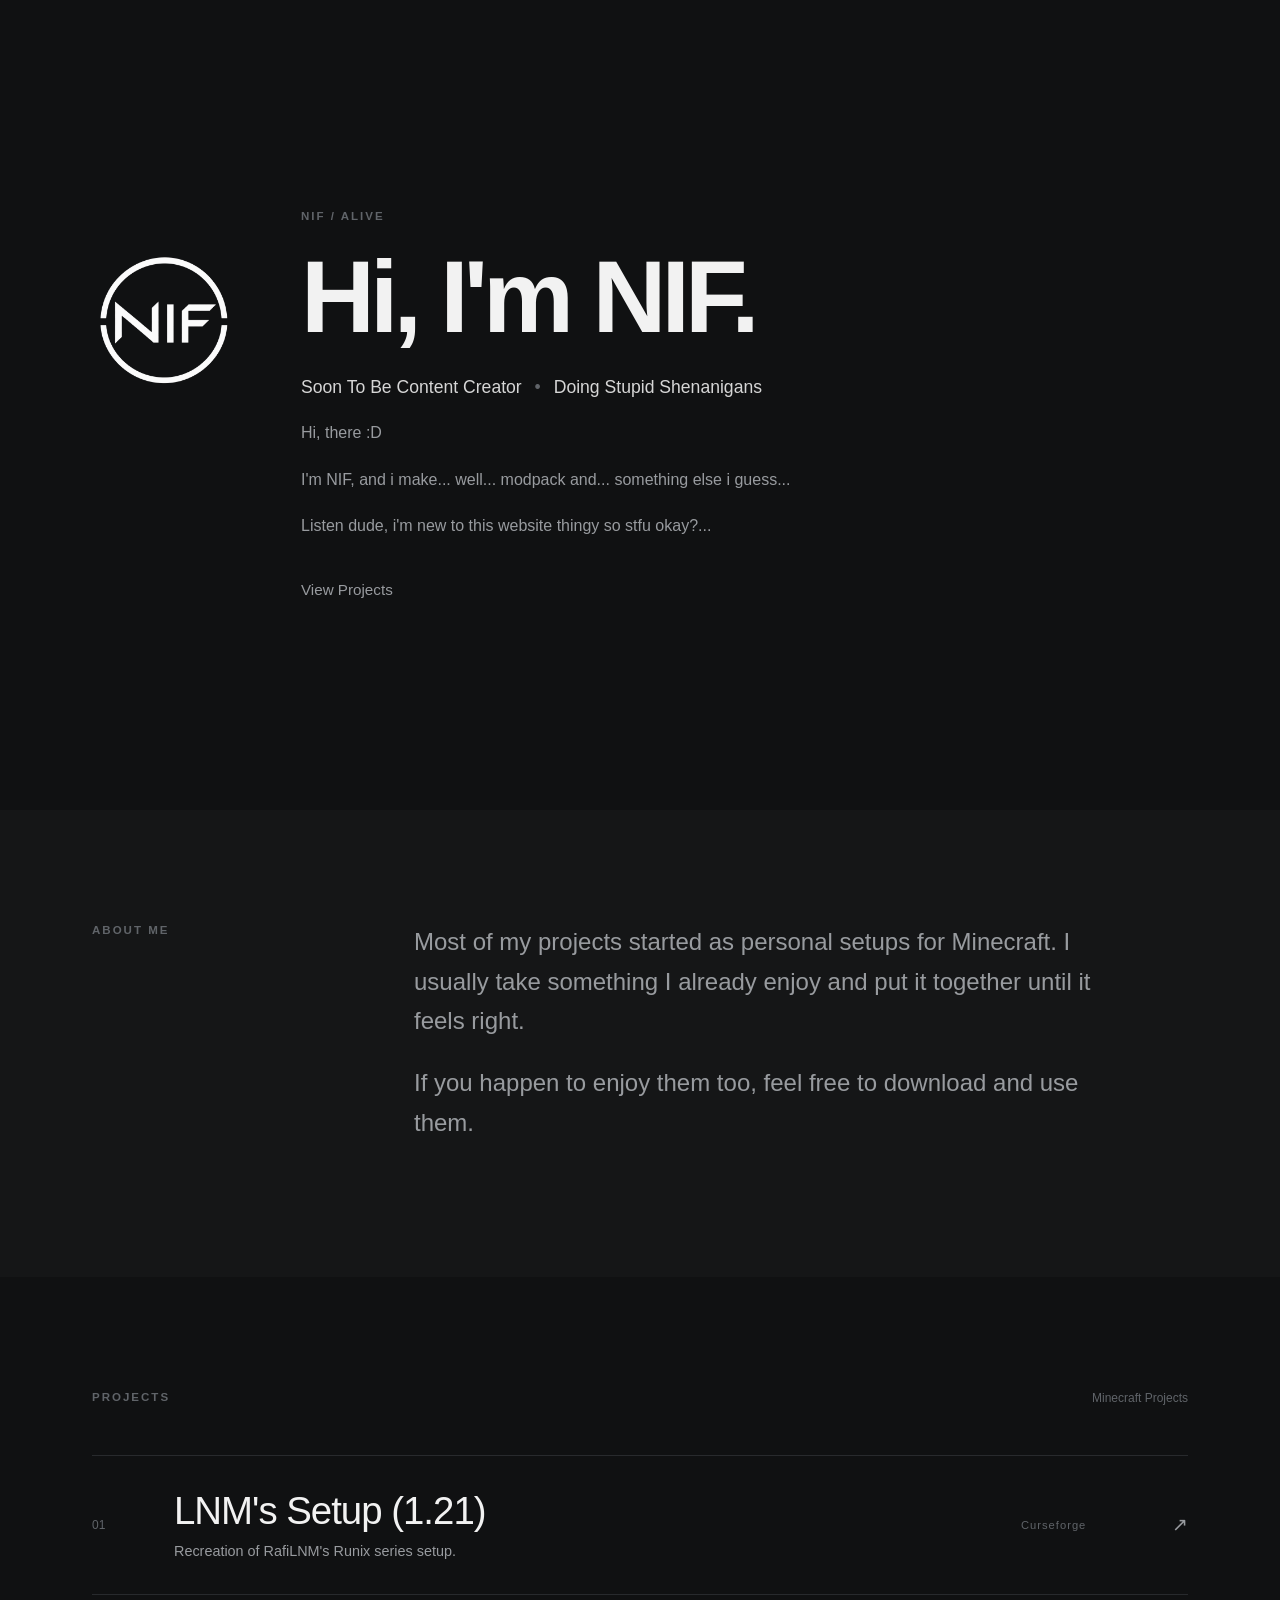
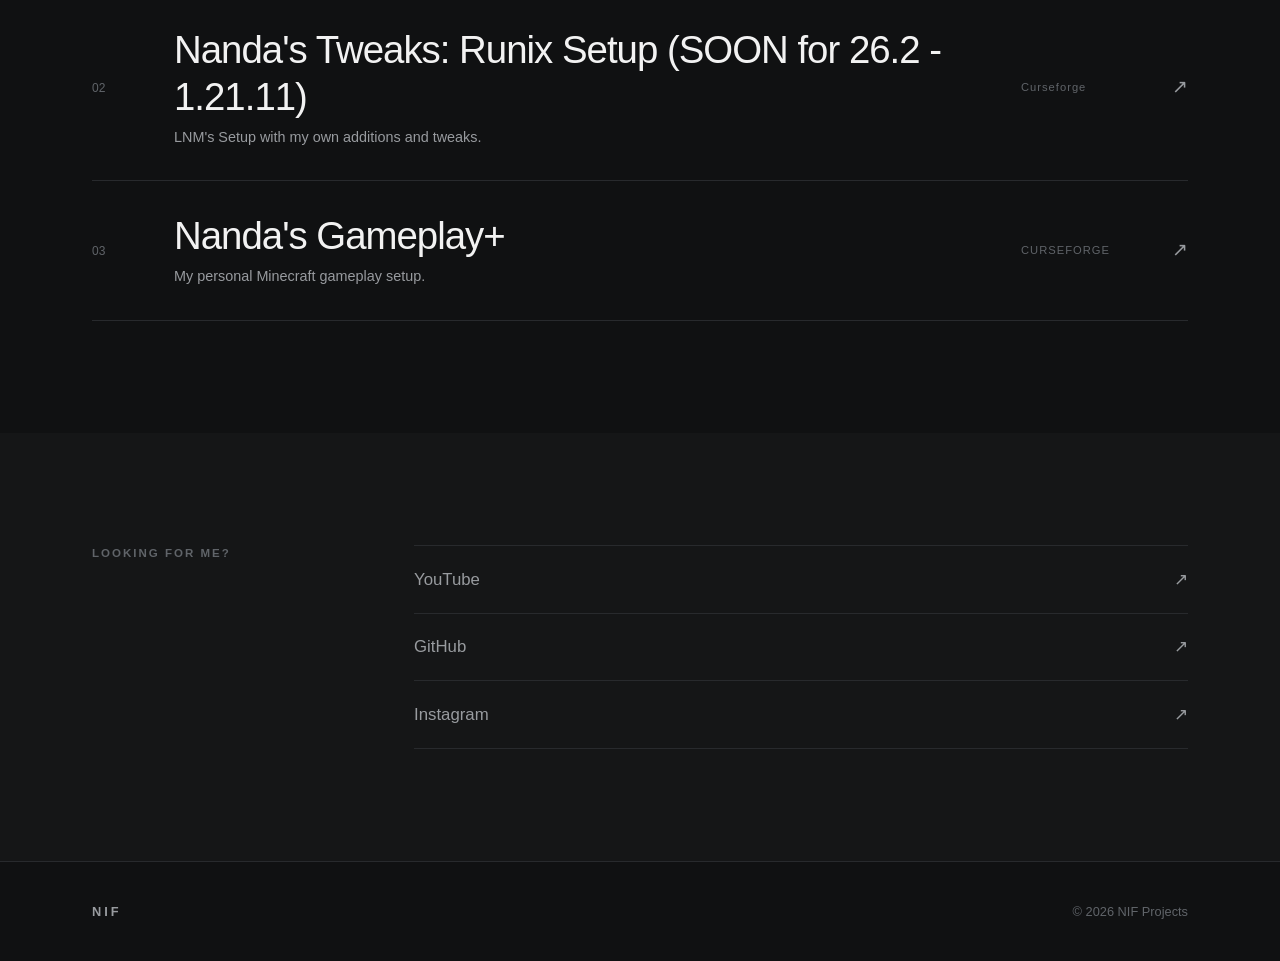
<file: index.html>
<!doctype html>
<html lang="en">
  <head>
    <meta charset="utf-8" />
    <meta name="viewport" content="width=device-width, initial-scale=1" />

    <link href="https://cdn.jsdelivr.net/npm/bootstrap@5.0.2/dist/css/bootstrap.min.css" rel="stylesheet" />
    <link rel="stylesheet" href="NIF-2.css" />

    <title>NIF | Ikki</title>
  </head>

  <body>
    <main>
      <!-- HERO | START -->
      <section class="hero">
        <div class="container">
          <div class="hero-content">
            <img src="NIF.png" alt="NIF" class="hero-logo" />

            <div class="hero-text">
              <p class="eyebrow">NIF / ALIVE</p>

              <h1>Hi, I'm NIF.</h1>

              <p class="hero-role">
                Soon To Be Content Creator
                <span>•</span>
                Doing Stupid Shenanigans
              </p>

              <p class="hero-description">Hi, there :D</p>
              <p class="hero-description">I'm NIF, and i make... well... modpack and... something else i guess...</p>
              <p class="hero-description">Listen dude, i'm new to this website thingy so stfu okay?...</p>

              <div class="hero-actions">
                <a href="#projects" class="secondary-link"> View Projects </a>
              </div>
            </div>
          </div>
        </div>
      </section>
      <!-- HERO | END -->

      <!-- ABOUT | START -->
      <section class="about">
        <div class="container">
          <div class="simple-grid">
            <div>
              <p class="section-label">ABOUT ME</p>
            </div>

            <div class="about-text">
              <p>Most of my projects started as personal setups for Minecraft. I usually take something I already enjoy and put it together until it feels right.</p>

              <p>If you happen to enjoy them too, feel free to download and use them.</p>
            </div>
          </div>
        </div>
      </section>
      <!-- ABOUT | END -->

      <!-- PROJECTS | START -->
      <section id="projects" class="projects">
        <div class="container">
          <div class="section-top">
            <p class="section-label">PROJECTS</p>

            <p class="section-count">Minecraft Projects</p>
          </div>

          <div class="project-list">
            <a href="https://www.curseforge.com/minecraft/modpacks/lnm-runix-recreated" target="_blank" rel="noopener noreferre" class="project-item">
              <div class="project-number">01</div>

              <div class="project-info">
                <h2>LNM's Setup (1.21)</h2>

                <p>Recreation of RafiLNM's Runix series setup.</p>
              </div>

              <div class="project-type">Curseforge</div>

              <div class="project-arrow">↗</div>
            </a>

            <a href="#" class="project-item">
              <div class="project-number">02</div>

              <div class="project-info">
                <h2>Nanda's Tweaks: Runix Setup (SOON for 26.2 - 1.21.11)</h2>

                <p>LNM's Setup with my own additions and tweaks.</p>
              </div>

              <div class="project-type">Curseforge</div>

              <div class="project-arrow">↗</div>
            </a>

            <a href="https://www.curseforge.com/minecraft/modpacks/ngplus" target="_blank" rel="noopener noreferre" class="project-item">
              <div class="project-number">03</div>

              <div class="project-info">
                <h2>Nanda's Gameplay+</h2>

                <p>My personal Minecraft gameplay setup.</p>
              </div>

              <div class="project-type">CURSEFORGE</div>

              <div class="project-arrow">↗</div>
            </a>
          </div>
        </div>
      </section>
      <!-- PROJECTS | END -->

      <!-- SOCIALS | START -->
      <section id="socials" class="socials">
        <div class="container">
          <div class="simple-grid">
            <div>
              <p class="section-label">LOOKING FOR ME?</p>
            </div>

            <div class="social-list">
              <a href="https://www.youtube.com/@notIkki" target="_blank" rel="noopener noreferre">
                YouTube
                <span>↗</span>
              </a>

              <a href="https://github.com/SimplIkkity" target="_blank" rel="noopener noreferre">
                GitHub
                <span>↗</span>
              </a>

              <a href="https://www.instagram.com/simpleikki/" target="_blank" rel="noopener noreferre">
                Instagram
                <span>↗</span>
              </a>
            </div>
          </div>
        </div>
      </section>
      <!-- SOCIALS | END -->
    </main>

    <!-- FOOTER | START -->
    <footer>
      <div class="container">
        <div class="footer-content">
          <span class="footer-logo"> NIF </span>

          <span> © 2026 NIF Projects </span>
        </div>
      </div>
    </footer>
    <!-- FOOTER | END -->

    <script src="https://cdn.jsdelivr.net/npm/bootstrap@5.0.2/dist/js/bootstrap.bundle.min.js"></script>
  </body>
</html>
</file>
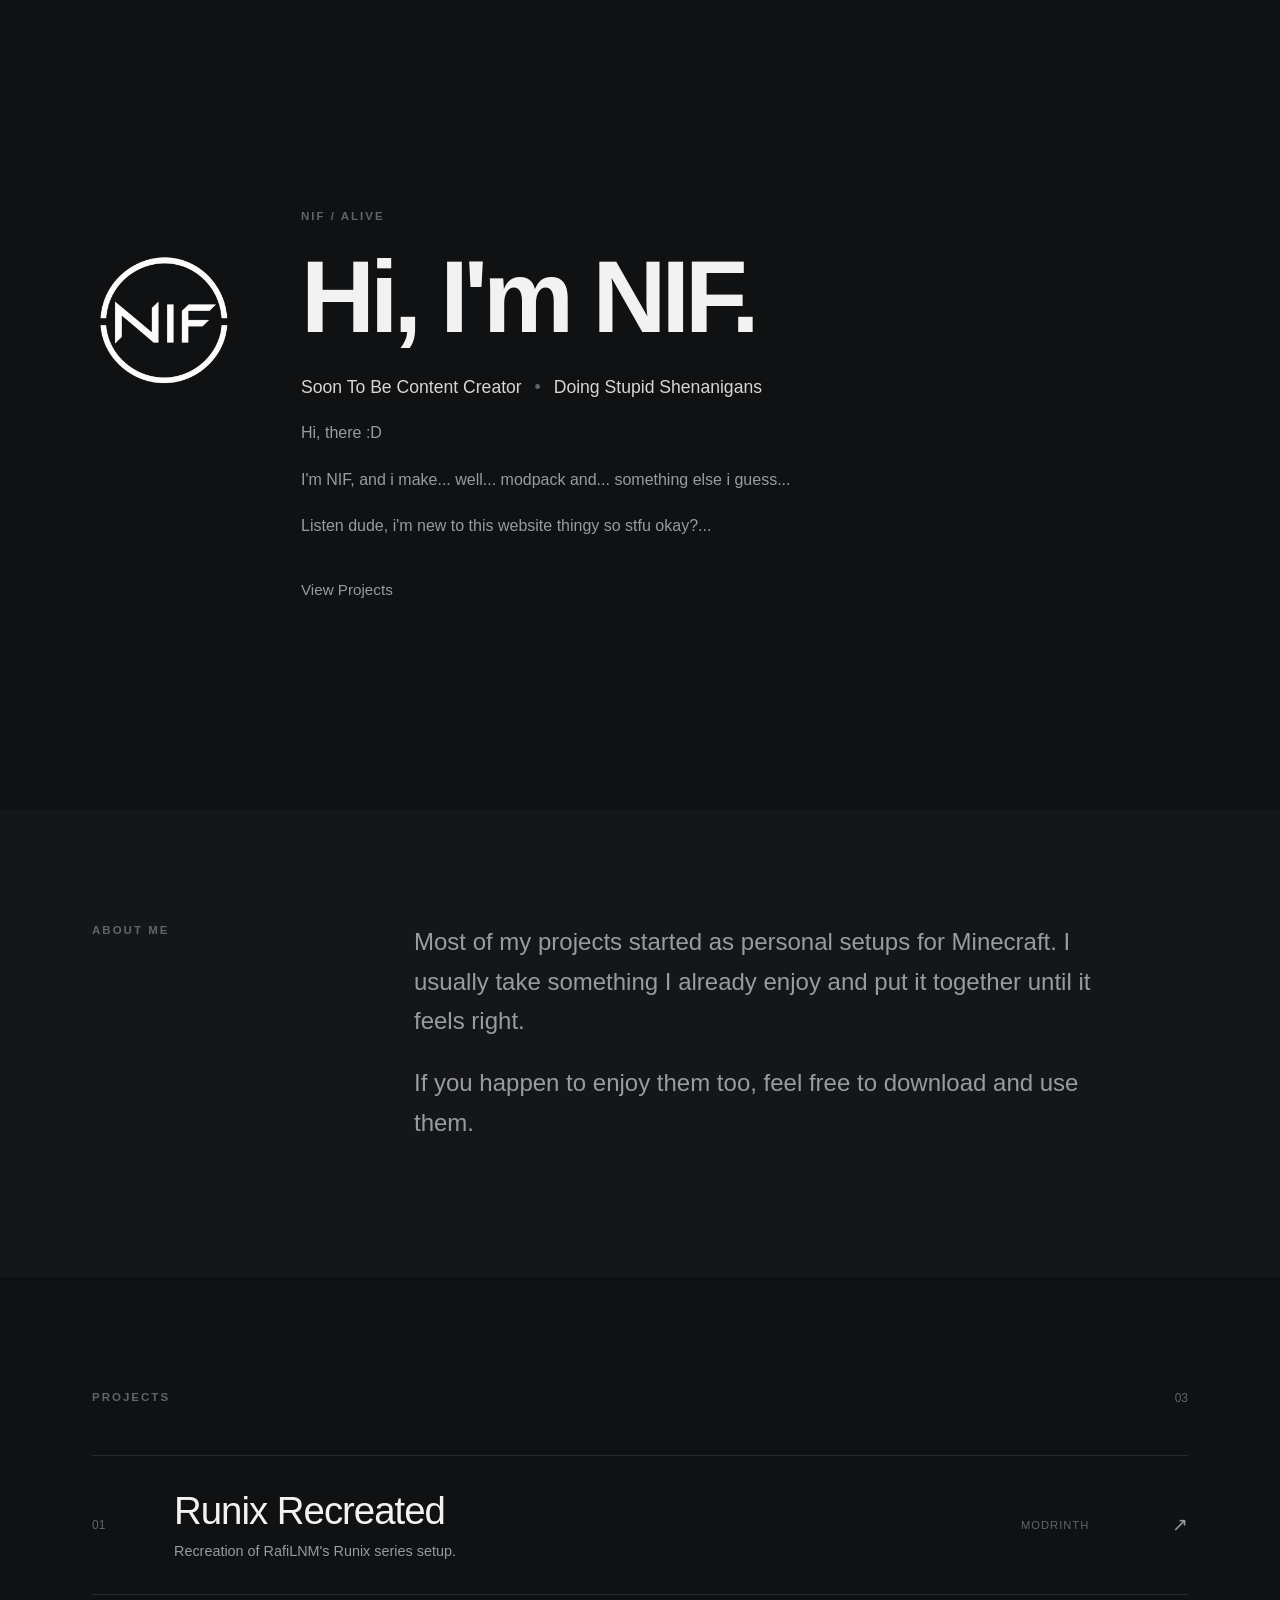
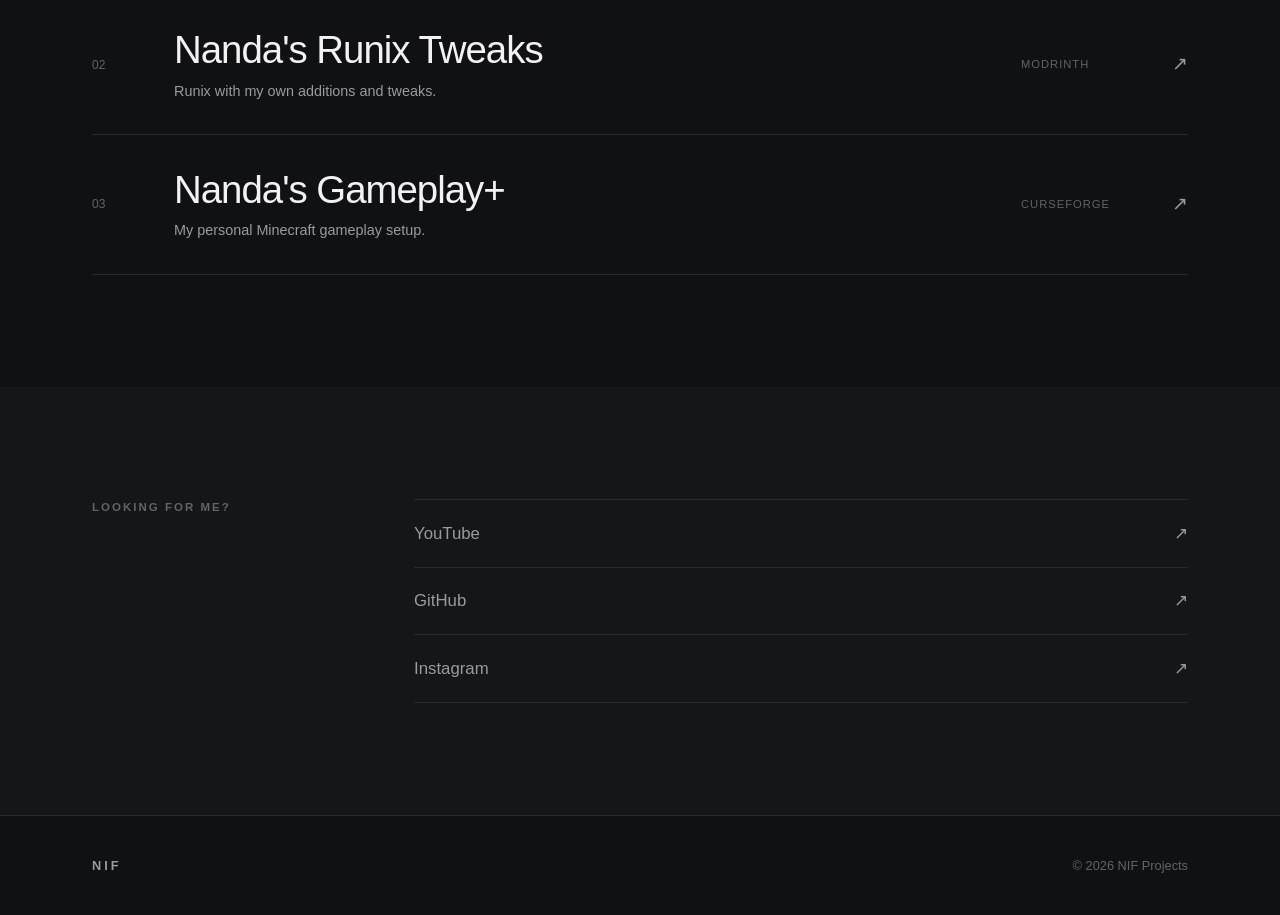
<file: TheNIF.html>
<!doctype html>
<html lang="en">
  <head>
    <meta charset="utf-8" />
    <meta name="viewport" content="width=device-width, initial-scale=1" />

    <link href="https://cdn.jsdelivr.net/npm/bootstrap@5.0.2/dist/css/bootstrap.min.css" rel="stylesheet" />
    <link rel="stylesheet" href="NIF-2.css" />

    <title>NIF | Ikki</title>
  </head>

  <body>
    <main>
      <!-- HERO | START -->
      <section class="hero">
        <div class="container">
          <div class="hero-content">
            <img src="NIF.png" alt="NIF" class="hero-logo" />

            <div class="hero-text">
              <p class="eyebrow">NIF / ALIVE</p>

              <h1>Hi, I'm NIF.</h1>

              <p class="hero-role">
                Soon To Be Content Creator
                <span>•</span>
                Doing Stupid Shenanigans
              </p>

              <p class="hero-description">Hi, there :D</p>
              <p class="hero-description">I'm NIF, and i make... well... modpack and... something else i guess...</p>
              <p class="hero-description">Listen dude, i'm new to this website thingy so stfu okay?...</p>

              <div class="hero-actions">
                <a href="#projects" class="secondary-link"> View Projects </a>
              </div>
            </div>
          </div>
        </div>
      </section>
      <!-- HERO | END -->

      <!-- ABOUT | START -->
      <section class="about">
        <div class="container">
          <div class="simple-grid">
            <div>
              <p class="section-label">ABOUT ME</p>
            </div>

            <div class="about-text">
              <p>Most of my projects started as personal setups for Minecraft. I usually take something I already enjoy and put it together until it feels right.</p>

              <p>If you happen to enjoy them too, feel free to download and use them.</p>
            </div>
          </div>
        </div>
      </section>
      <!-- ABOUT | END -->

      <!-- PROJECTS | START -->
      <section id="projects" class="projects">
        <div class="container">
          <div class="section-top">
            <p class="section-label">PROJECTS</p>

            <p class="section-count">03</p>
          </div>

          <div class="project-list">
            <a href="https://modrinth.com/modpack/lnmrunix" target="_blank" rel="noopener noreferre" class="project-item">
              <div class="project-number">01</div>

              <div class="project-info">
                <h2>Runix Recreated</h2>

                <p>Recreation of RafiLNM's Runix series setup.</p>
              </div>

              <div class="project-type">MODRINTH</div>

              <div class="project-arrow">↗</div>
            </a>

            <a href="#" class="project-item">
              <div class="project-number">02</div>

              <div class="project-info">
                <h2>Nanda's Runix Tweaks</h2>

                <p>Runix with my own additions and tweaks.</p>
              </div>

              <div class="project-type">MODRINTH</div>

              <div class="project-arrow">↗</div>
            </a>

            <a href="https://www.curseforge.com/minecraft/modpacks/ngplus" target="_blank" rel="noopener noreferre" class="project-item">
              <div class="project-number">03</div>

              <div class="project-info">
                <h2>Nanda's Gameplay+</h2>

                <p>My personal Minecraft gameplay setup.</p>
              </div>

              <div class="project-type">CURSEFORGE</div>

              <div class="project-arrow">↗</div>
            </a>
          </div>
        </div>
      </section>
      <!-- PROJECTS | END -->

      <!-- SOCIALS | START -->
      <section id="socials" class="socials">
        <div class="container">
          <div class="simple-grid">
            <div>
              <p class="section-label">LOOKING FOR ME?</p>
            </div>

            <div class="social-list">
              <a href="https://www.youtube.com/@notIkki" target="_blank" rel="noopener noreferre">
                YouTube
                <span>↗</span>
              </a>

              <a href="https://github.com/SimplIkkity" target="_blank" rel="noopener noreferre">
                GitHub
                <span>↗</span>
              </a>

              <a href="https://www.instagram.com/simpleikki/" target="_blank" rel="noopener noreferre">
                Instagram
                <span>↗</span>
              </a>
            </div>
          </div>
        </div>
      </section>
      <!-- SOCIALS | END -->
    </main>

    <!-- FOOTER | START -->
    <footer>
      <div class="container">
        <div class="footer-content">
          <span class="footer-logo"> NIF </span>

          <span> © 2026 NIF Projects </span>
        </div>
      </div>
    </footer>
    <!-- FOOTER | END -->

    <script src="https://cdn.jsdelivr.net/npm/bootstrap@5.0.2/dist/js/bootstrap.bundle.min.js"></script>
  </body>
</html>
</file>
<file: NIF-2.css>
/* =========================
   ROOT
========================= */

:root {
  --background: #101112;
  --background-light: #151617;

  --text: #f2f2f2;
  --text-secondary: #989b9f;
  --text-muted: #606469;

  --border: #282a2d;
}

/* =========================
   GENERAL
========================= */

html {
  scroll-behavior: smooth;
}

body {
  margin: 0;

  background-color: var(--background);
  color: var(--text);

  font-family:
    Inter,
    -apple-system,
    BlinkMacSystemFont,
    "Segoe UI",
    sans-serif;
}

a {
  color: inherit;
}

.container {
  max-width: 1120px;
}

/* =========================
   HERO
========================= */

.hero {
  min-height: 90vh;

  display: flex;
  align-items: center;

  padding: 6rem 0;
}

.hero-content {
  display: flex;

  align-items: flex-start;

  gap: 4rem;
}

/* LOGO */

.hero-logo {
  width: 145px;
  height: auto;

  flex-shrink: 0;

  margin-top: 42px;
}

/* HERO TEXT */

.hero-text {
  max-width: 720px;
}

.eyebrow,
.section-label {
  margin-bottom: 1.4rem;

  color: var(--text-muted);

  font-size: 0.72rem;
  font-weight: 600;

  letter-spacing: 2px;
}

.hero h1 {
  margin: 0;

  font-size: clamp(3.5rem, 8vw, 7rem);

  font-weight: 600;

  line-height: 0.95;

  letter-spacing: -5px;
}

.hero-role {
  margin-top: 1.8rem;
  margin-bottom: 0;

  color: #d6d6d6;

  font-size: 1.1rem;
  font-weight: 500;
}

.hero-role span {
  margin: 0 8px;

  color: var(--text-muted);
}

.hero-description {
  max-width: 520px;

  margin-top: 1.2rem;

  color: var(--text-secondary);

  font-size: 1rem;

  line-height: 1.7;
}

/* =========================
   HERO ACTIONS
========================= */

.hero-actions {
  display: flex;

  align-items: center;

  gap: 2rem;

  margin-top: 2.5rem;
}

.primary-link,
.secondary-link {
  text-decoration: none;

  font-size: 0.95rem;

  transition: 0.2s ease;
}

.primary-link {
  display: inline-flex;

  align-items: center;

  gap: 12px;

  padding-bottom: 5px;

  border-bottom: 1px solid #ffffff;
}

.primary-link span {
  transition: transform 0.2s ease;
}

.primary-link:hover {
  color: white;
}

.primary-link:hover span {
  transform: translateY(4px);
}

.secondary-link {
  color: var(--text-secondary);
}

.secondary-link:hover {
  color: white;
}

/* =========================
   SHARED SECTION
========================= */

.about,
.projects,
.socials {
  padding: 7rem 0;
}

.about,
.socials {
  background-color: var(--background-light);
}

.simple-grid {
  display: grid;

  grid-template-columns: 1fr 3fr;

  gap: 4rem;
}

/* =========================
   ABOUT
========================= */

.about-text {
  max-width: 720px;
}

.about-text p {
  margin-top: 0;
  margin-bottom: 1.4rem;

  color: var(--text-secondary);

  font-size: clamp(1.2rem, 2vw, 1.5rem);

  line-height: 1.65;
}

/* =========================
   PROJECTS
========================= */

.section-top {
  display: flex;

  align-items: center;
  justify-content: space-between;

  margin-bottom: 3rem;
}

.section-top .section-label {
  margin: 0;
}

.section-count {
  margin: 0;

  color: var(--text-muted);

  font-size: 0.75rem;
}

/* =========================
   PROJECT LIST
========================= */

.project-list {
  border-top: 1px solid var(--border);
}

.project-item {
  display: grid;

  grid-template-columns:
    50px
    minmax(0, 1fr)
    100px
    35px;

  align-items: center;

  gap: 2rem;

  padding: 2rem 0;

  border-bottom: 1px solid var(--border);

  color: var(--text);

  text-decoration: none;

  transition:
    padding-left 0.25s ease,
    color 0.2s ease;
}

.project-item:hover {
  padding-left: 10px;

  color: #ffffff;
}

.project-number {
  color: var(--text-muted);

  font-size: 0.75rem;
}

.project-info h2 {
  margin: 0;

  font-size: clamp(1.5rem, 3vw, 2.4rem);

  font-weight: 500;

  letter-spacing: -1px;
}

.project-info p {
  margin-top: 7px;
  margin-bottom: 0;

  color: var(--text-secondary);

  font-size: 0.9rem;
}

.project-type {
  color: var(--text-muted);

  font-size: 0.7rem;

  letter-spacing: 1px;
}

.project-arrow {
  color: var(--text-secondary);

  font-size: 1.2rem;

  text-align: right;

  transition: transform 0.2s ease;
}

.project-item:hover .project-arrow {
  transform: translate(3px, -3px);
}

/* =========================
   SOCIALS
========================= */

.social-list {
  display: flex;

  flex-direction: column;

  border-top: 1px solid var(--border);
}

.social-list a {
  display: flex;

  justify-content: space-between;
  align-items: center;

  padding: 1.3rem 0;

  border-bottom: 1px solid var(--border);

  color: var(--text-secondary);

  text-decoration: none;

  font-size: 1.05rem;

  transition:
    color 0.2s ease,
    padding-left 0.2s ease;
}

.social-list a:hover {
  padding-left: 7px;

  color: white;
}

/* =========================
   FOOTER
========================= */

footer {
  padding: 2.5rem 0;

  border-top: 1px solid var(--border);

  background-color: var(--background);
}

.footer-content {
  display: flex;

  align-items: center;
  justify-content: space-between;

  color: var(--text-muted);

  font-size: 0.8rem;
}

.footer-logo {
  color: var(--text-secondary);

  font-weight: 600;

  letter-spacing: 3px;
}

/* =========================
   TABLET
========================= */

@media (max-width: 900px) {
  .hero-content {
    gap: 3rem;
  }

  .hero-logo {
    width: 110px;
  }

  .simple-grid {
    grid-template-columns: 1fr 2.5fr;
  }
}

/* =========================
   MOBILE
========================= */

@media (max-width: 768px) {
  .hero {
    min-height: auto;

    padding: 5rem 0;
  }

  .hero-content {
    flex-direction: column;

    gap: 2.5rem;
  }

  .hero-logo {
    width: 95px;
  }

  .hero h1 {
    font-size: clamp(3.3rem, 15vw, 5rem);

    letter-spacing: -3px;
  }

  .hero-role {
    line-height: 1.8;
  }

  .about,
  .projects,
  .socials {
    padding: 5rem 0;
  }

  .simple-grid {
    grid-template-columns: 1fr;

    gap: 2rem;
  }

  .project-item {
    grid-template-columns:
      35px
      minmax(0, 1fr)
      30px;

    gap: 1rem;

    padding: 1.6rem 0;
  }

  .project-type {
    display: none;
  }

  .project-info p {
    padding-right: 1rem;
  }
}

/* =========================
   SMALL MOBILE
========================= */

@media (max-width: 480px) {
  .hero-actions {
    gap: 1.4rem;
  }

  .hero-logo {
    width: 80px;
  }

  .hero-description {
    font-size: 0.95rem;
  }

  .footer-content {
    flex-direction: column;

    align-items: flex-start;

    gap: 0.6rem;
  }
}
</file>
